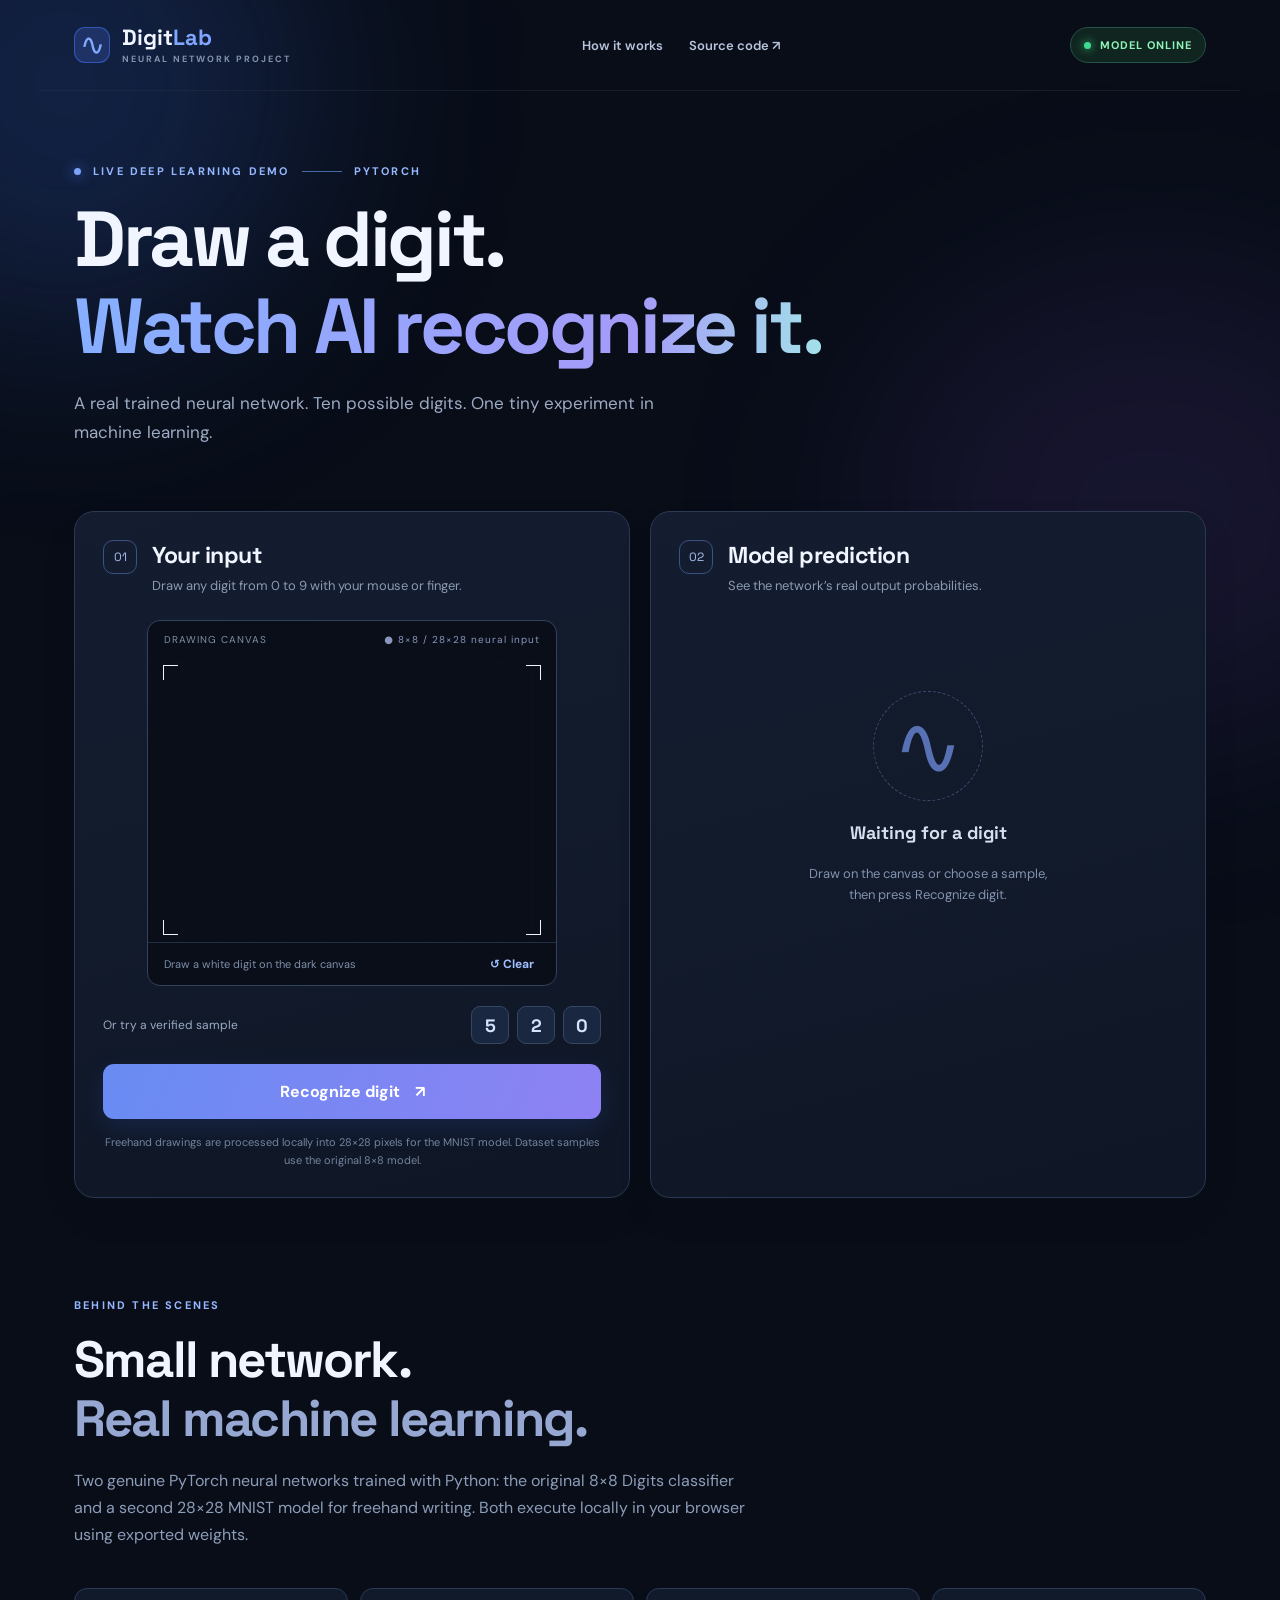
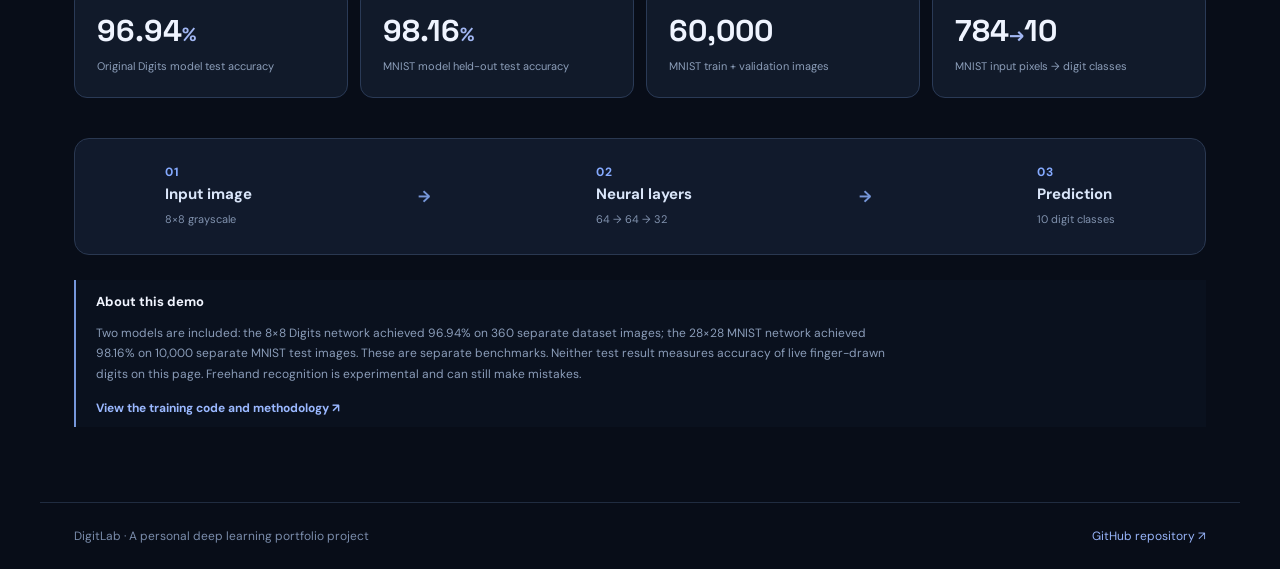
<file: docs/index.html>
<!DOCTYPE html>
<html lang="en">
<head>
  <meta charset="UTF-8">
  <meta name="viewport" content="width=device-width,initial-scale=1">
  <meta name="description" content="Interactive PyTorch deep learning digit recognition — draw a number and see a real neural network prediction.">
  <title>DigitLab — Handwritten Digit Recognition AI</title>
  <link rel="stylesheet" href="./styles.css">
  <script src="./handwriting-mnist.js" defer></script>
  <script src="./app.js" defer></script>
</head>
<body>

  <div class='ambient ambient-one'></div><div class='ambient ambient-two'></div>
  <header class='site-header'>
    <a href='#top' class='wordmark'><span class='brand-icon'>∿</span><span>Digit<span class='brand-accent'>Lab</span><small>NEURAL NETWORK PROJECT</small></span></a>
    <nav><a href='#how-it-works'>How it works</a><a href='https://github.com/lsaiahmany1-blip/handwritten-digit-recognition' target='_blank' rel='noopener noreferrer'>Source code ↗</a></nav>
    <span class='status'><span class='status-dot'></span><span id='model-status'>Checking model…</span></span>
  </header>
  <main id='top'>
    <section class='hero'>
      <div class='eyebrow'><span class='small-dot'></span> LIVE DEEP LEARNING DEMO <span class='line'></span> PYTORCH</div>
      <h1>Draw a digit.<br/><span>Watch AI recognize it.</span></h1>
      <p class='lead'>A real trained neural network. Ten possible digits. One tiny experiment in machine learning.</p>
    </section>
    <div class='lab-grid'>
      <section class='card draw-panel'>
        <div class='card-title'><span class='step'>01</span><div><h2>Your input</h2><p>Draw any digit from 0 to 9 with your mouse or finger.</p></div></div>
        <div class='canvas-shell'>
          <div class='canvas-header'><span>DRAWING CANVAS</span><span class='canvas-indicator'>● 8×8 / 28×28 neural input</span></div>
          <div class='canvas-area'>
            <canvas id='digit-canvas' width='280' height='280' aria-label='Draw a handwritten digit from zero to nine'></canvas>
            <div class='canvas-corner tl'></div><div class='canvas-corner tr'></div><div class='canvas-corner bl'></div><div class='canvas-corner br'></div>
          </div>
          <div class='canvas-footer'><span id='canvas-message'>Draw a white digit on the dark canvas</span><button id='clear' class='text-button' type='button'>↺ Clear</button></div>
        </div>
        <div class='sample-row'><span>Or try a verified sample</span><div class='sample-buttons'>
          <button data-sample='0' type='button'>5</button><button data-sample='1' type='button'>2</button><button data-sample='2' type='button'>0</button>
        </div></div>
        <button id='predict' class='primary-button' type='button'>Recognize digit <span>↗</span></button>
        <p class='helper'>Freehand drawings are processed locally into 28×28 pixels for the MNIST model. Dataset samples use the original 8×8 model.</p>
      </section>
      <section class='card results-panel' aria-live='polite'>
        <div class='card-title'><span class='step'>02</span><div><h2>Model prediction</h2><p>See the network’s real output probabilities.</p></div></div>
        <div id='results-empty' class='results-empty'><div class='empty-symbol'>∿</div><h3>Waiting for a digit</h3><p>Draw on the canvas or choose a sample, then press Recognize digit.</p></div>
        <div id='results-data' class='results-data hidden'>
          <div class='prediction-hero'><div><div class='overline'>PREDICTED DIGIT</div><div id='predicted-digit' class='prediction-number'>—</div></div><div class='confidence-card'><div class='confidence-icon'>✦</div><strong id='confidence'>—%</strong><span>Model confidence*</span></div></div>
          <div class='scores-heading'>Prediction probabilities <span>TOP 5</span></div>
          <div id='scores' class='scores'></div>
          <div id='sample-feedback' class='sample-feedback hidden'></div>
          <p class='model-note'>*Confidence is the model's probability estimate, not a guarantee of correctness. Freehand drawings may differ from the training images.</p>
        </div>
        <div id='error-message' class='error-message hidden' role='alert'></div>
      </section>
    </div>
    <section id='how-it-works' class='info-section'>
      <div class='info-top'><div class='eyebrow'>BEHIND THE SCENES</div><h2>Small network.<br/><span>Real machine learning.</span></h2><p>Two genuine PyTorch neural networks trained with Python: the original 8×8 Digits classifier and a second 28×28 MNIST model for freehand writing. Both execute locally in your browser using exported weights.</p></div>
      <div class='metrics'>
        <div><strong>96.94<span>%</span></strong><small>Original Digits model test accuracy</small></div>
        <div><strong>98.16<span>%</span></strong><small>MNIST model held-out test accuracy</small></div>
        <div><strong>60,000</strong><small>MNIST train + validation images</small></div>
        <div><strong>784<span>→</span>10</strong><small>MNIST input pixels → digit classes</small></div>
      </div>
      <div class='pipeline'><div><span>01</span>Input image<br/><small>8×8 grayscale</small></div><b>→</b><div><span>02</span>Neural layers<br/><small>64 → 64 → 32</small></div><b>→</b><div><span>03</span>Prediction<br/><small>10 digit classes</small></div></div>
      <div class='limitations'><strong>About this demo</strong><p>Two models are included: the 8×8 Digits network achieved 96.94% on 360 separate dataset images; the 28×28 MNIST network achieved 98.16% on 10,000 separate MNIST test images. These are separate benchmarks. Neither test result measures accuracy of live finger-drawn digits on this page. Freehand recognition is experimental and can still make mistakes.</p><a href='https://github.com/lsaiahmany1-blip/handwritten-digit-recognition' target='_blank' rel='noopener noreferrer'>View the training code and methodology ↗</a></div>
    </section>
  </main>
  <footer><span>DigitLab · A personal deep learning portfolio project</span><a href='https://github.com/lsaiahmany1-blip/handwritten-digit-recognition' target='_blank' rel='noopener noreferrer'>GitHub repository ↗</a></footer>

</body>
</html>
</file>
<file: docs/styles.css>
@import url('https://fonts.googleapis.com/css2?family=DM+Sans:wght@400;500;600;700&family=Space+Grotesk:wght@400;500;600;700&display=swap');

:root {
  font-family: 'DM Sans', system-ui, sans-serif;
  color: #f1f5ff;
  background: #080d18;
  font-synthesis: none;
  scroll-behavior: smooth;
}
* {
  box-sizing: border-box;
}
body {
  margin: 0;
  min-width: 320px;
  overflow-x: hidden;
}
button,
a {
  font: inherit;
}
a {
  color: inherit;
  text-decoration: none;
}
button {
  cursor: pointer;
}
.hidden {
  display: none !important;
}
.ambient {
  position: absolute;
  border-radius: 50%;
  pointer-events: none;
  filter: blur(100px);
  z-index: -1;
}
.ambient-one {
  background: #203b7a70;
  width: 490px;
  height: 490px;
  left: -180px;
  top: -160px;
}
.ambient-two {
  background: #54378b33;
  width: 550px;
  height: 450px;
  right: -150px;
  top: 280px;
}
.site-header {
  max-width: 1200px;
  margin: 0 auto;
  padding: 26px 34px;
  display: flex;
  align-items: center;
  justify-content: space-between;
  gap: 22px;
  border-bottom: 1px solid #27304377;
}
.wordmark {
  display: flex;
  gap: 12px;
  align-items: center;
  font-family: 'Space Grotesk', sans-serif;
  font-weight: 700;
  font-size: 22px;
  line-height: 1;
}
.wordmark small {
  display: block;
  font-family: 'DM Sans';
  font-size: 9px;
  letter-spacing: 2px;
  color: #8493ad;
  margin-top: 7px;
}
.brand-icon {
  border: 1px solid #416deb9c;
  background: #1f3265;
  color: #83aaff;
  border-radius: 11px;
  width: 36px;
  height: 36px;
  display: grid;
  place-items: center;
  font-size: 30px;
}
.brand-accent {
  color: #80a7ff;
}
.site-header nav {
  display: flex;
  gap: 26px;
  color: #b7c4db;
  font-size: 13px;
  font-weight: 600;
}
.site-header nav a:hover,
footer a:hover {
  color: #9ebeff;
}
.status {
  white-space: nowrap;
  display: flex;
  gap: 9px;
  align-items: center;
  border: 1px solid #245347;
  border-radius: 30px;
  padding: 10px 13px;
  color: #8ef5ba;
  background: #10251f;
  font-size: 11px;
  letter-spacing: 1px;
  font-weight: 700;
}
.status-dot {
  width: 7px;
  height: 7px;
  background: #3fda92;
  border-radius: 50%;
  box-shadow: 0 0 10px #3fda92;
}
.status.offline {
  color: #ffd598;
  border-color: #5c4726;
  background: #271f14;
}
.status.offline .status-dot {
  background: #ffc66c;
  box-shadow: none;
}
main {
  max-width: 1200px;
  margin: auto;
  padding: 0 34px;
}
.hero {
  padding: 73px 0 47px;
}
.eyebrow {
  display: flex;
  align-items: center;
  gap: 12px;
  font-size: 11px;
  letter-spacing: 2.2px;
  font-weight: 700;
  color: #96b8ff;
}
.small-dot {
  width: 7px;
  height: 7px;
  border-radius: 50%;
  background: #7da2fc;
  box-shadow: 0 0 14px #477cfa;
}
.line {
  width: 40px;
  height: 1px;
  background: #4967a4;
}
.hero h1 {
  font:
    700 clamp(41px, 6.7vw, 78px)/1.12 'Space Grotesk',
    sans-serif;
  letter-spacing: -3.4px;
  margin: 18px 0;
}
.hero h1 span {
  background: linear-gradient(94deg, #88afff 4%, #a59bf9 75%, #a3e1e9);
  color: transparent;
  background-clip: text;
}
.lead {
  max-width: 630px;
  color: #9dabc3;
  font-size: 17px;
  line-height: 1.7;
}
.lab-grid {
  display: grid;
  grid-template-columns: 1fr 1fr;
  gap: 20px;
}
.card {
  background: linear-gradient(165deg, #141d30, #0f1726);
  border: 1px solid #2c3952;
  border-radius: 20px;
  padding: 28px;
  box-shadow: 0 18px 35px #00000015;
}
.card-title {
  display: flex;
  gap: 15px;
  align-items: flex-start;
  margin-bottom: 25px;
}
.step {
  width: 34px;
  height: 34px;
  border: 1px solid #3b5280;
  color: #a8beef;
  border-radius: 10px;
  display: grid;
  place-items: center;
  font-family: 'Space Grotesk';
  font-size: 12px;
  flex: 0 0 auto;
}
.card h2 {
  font-family: 'Space Grotesk';
  font-size: 23px;
  margin: 0 0 6px;
  letter-spacing: -0.5px;
}
.card-title p {
  margin: 0;
  font-size: 13px;
  line-height: 1.5;
  color: #8a9ab2;
}
.canvas-shell {
  max-width: 410px;
  margin: 0 auto;
  border: 1px solid #31435d;
  background: #090e19;
  border-radius: 13px;
  overflow: hidden;
}
.canvas-header,
.canvas-footer {
  display: flex;
  justify-content: space-between;
  align-items: center;
  padding: 12px 16px;
  gap: 10px;
  color: #7e8fa8;
  font-size: 10px;
  letter-spacing: 1px;
}
.canvas-indicator {
  color: #8b96bd;
}
.canvas-area {
  position: relative;
  display: flex;
  justify-content: center;
  align-items: center;
  padding: 2px 12px;
  background:
    repeating-linear-gradient(
      0deg,
      transparent,
      transparent 34px,
      #ffffff05 35px
    ),
    repeating-linear-gradient(
      90deg,
      transparent,
      transparent 34px,
      #ffffff05 35px
    );
}
canvas {
  width: min(280px, 100%);
  height: auto;
  aspect-ratio: 1;
  touch-action: none;
  cursor: crosshair;
  display: block;
  border-radius: 4px;
}
.canvas-corner {
  position: absolute;
  width: 15px;
  height: 15px;
  border-color: #566b9c;
  pointer-events: none;
}
.tl {
  left: 15px;
  top: 7px;
  border-top: 1px solid;
  border-left: 1px solid;
}
.tr {
  right: 15px;
  top: 7px;
  border-top: 1px solid;
  border-right: 1px solid;
}
.bl {
  left: 15px;
  bottom: 7px;
  border-bottom: 1px solid;
  border-left: 1px solid;
}
.br {
  right: 15px;
  bottom: 7px;
  border-bottom: 1px solid;
  border-right: 1px solid;
}
.canvas-footer {
  border-top: 1px solid #222f44;
  letter-spacing: 0;
  font-size: 11px;
}
.text-button {
  color: #a0bfff;
  background: transparent;
  border: 0;
  font-size: 12px;
  font-weight: 700;
  white-space: nowrap;
}
.text-button:hover {
  color: white;
}
.sample-row {
  display: flex;
  align-items: center;
  justify-content: space-between;
  margin: 20px 0 20px;
  gap: 12px;
  font-size: 12px;
  color: #9aabc5;
}
.sample-buttons {
  display: flex;
  gap: 8px;
}
.sample-buttons button {
  background: #1a2740;
  color: #d6e3ff;
  border: 1px solid #354663;
  border-radius: 9px;
  width: 38px;
  height: 38px;
  font-family: 'Space Grotesk';
  font-size: 18px;
  font-weight: 700;
}
.sample-buttons button:hover,
.sample-buttons button.active {
  border-color: #88aaff;
  background: #314877;
  color: white;
}
.primary-button {
  width: 100%;
  background: linear-gradient(110deg, #688cf3, #8e81f3);
  border: 0;
  border-radius: 11px;
  padding: 17px 20px;
  text-align: center;
  color: #fff;
  font-weight: 700;
  display: flex;
  justify-content: center;
  gap: 15px;
  align-items: center;
  box-shadow: 0 8px 24px #3453bc33;
}
.primary-button:hover:not(:disabled) {
  filter: brightness(1.1);
}
.primary-button:disabled {
  opacity: 0.7;
  cursor: wait;
}
.helper {
  font-size: 11px;
  line-height: 1.6;
  color: #73849f;
  margin: 15px 0 0;
  text-align: center;
}
.results-panel {
  min-height: 575px;
}
.results-empty {
  height: 370px;
  display: flex;
  flex-direction: column;
  align-items: center;
  justify-content: center;
  text-align: center;
  color: #8292af;
}
.empty-symbol {
  width: 110px;
  height: 110px;
  border: 1px dashed #394c71;
  border-radius: 50%;
  display: grid;
  place-items: center;
  color: #5771b4;
  font-size: 84px;
  margin-bottom: 20px;
  font-weight: 300;
}
.results-empty h3 {
  color: #d6dfed;
  font-size: 18px;
  font-family: 'Space Grotesk';
  margin: 0 0 7px;
}
.results-empty p {
  max-width: 255px;
  line-height: 1.6;
  font-size: 13px;
}
.prediction-hero {
  margin: 38px 0 30px;
  padding: 24px;
  background: linear-gradient(140deg, #22345b, #18253e);
  border: 1px solid #3c4c74;
  border-radius: 15px;
  display: flex;
  justify-content: space-between;
  align-items: center;
  gap: 10px;
}
.overline {
  font-size: 10px;
  letter-spacing: 2px;
  color: #a5b5d3;
  font-weight: 700;
}
.prediction-number {
  font: 700 112px/0.98 'Space Grotesk';
  letter-spacing: -5px;
  color: #e6efff;
}
.confidence-card {
  display: flex;
  align-items: center;
  flex-direction: column;
  gap: 3px;
  background: #182440;
  border: 1px solid #3f5275;
  border-radius: 13px;
  padding: 14px;
  min-width: 122px;
}
.confidence-icon {
  color: #93e8b4;
  font-size: 24px;
}
.confidence-card strong {
  font: 700 24px 'Space Grotesk';
  color: #a6e5c2;
}
.confidence-card span {
  font-size: 10px;
  color: #8da0c4;
}
.scores-heading {
  display: flex;
  justify-content: space-between;
  font-weight: 700;
  margin-bottom: 17px;
  font-size: 13px;
}
.scores-heading span {
  font-size: 10px;
  letter-spacing: 1.5px;
  color: #7485a3;
}
.scores {
  display: grid;
  gap: 14px;
}
.score {
  display: grid;
  grid-template-columns: 25px 1fr 48px;
  gap: 12px;
  align-items: center;
}
.score-digit {
  font: 700 17px 'Space Grotesk';
  color: #d9e5ff;
}
.score-track {
  height: 10px;
  border-radius: 8px;
  background: #25344d;
  overflow: hidden;
}
.score-fill {
  height: 100%;
  border-radius: 8px;
  background: #53688c;
  min-width: 2px;
}
.score-fill.leading {
  background: linear-gradient(90deg, #638af8, #ae93fd);
}
.score-percent {
  text-align: right;
  font-size: 12px;
  color: #a7b7cd;
  font-variant-numeric: tabular-nums;
}
.sample-feedback {
  margin-top: 24px;
  padding: 12px 15px;
  background: #153329;
  color: #a2f0c7;
  border: 1px solid #29583d;
  border-radius: 10px;
  font-size: 13px;
}
.model-note {
  color: #8191ac;
  font-size: 11px;
  line-height: 1.7;
  margin-top: 20px;
}
.error-message {
  background: #401e24;
  color: #ffbdc5;
  border: 1px solid #87414d;
  padding: 13px;
  border-radius: 9px;
  margin-top: 20px;
  font-size: 13px;
}
.info-section {
  padding: 100px 0 75px;
}
.info-top {
  max-width: 690px;
}
.info-top h2 {
  font: 700 clamp(32px, 5vw, 51px)/1.16 'Space Grotesk';
  letter-spacing: -1.8px;
  margin: 18px 0;
}
.info-top h2 span {
  color: #96a8d2;
}
.info-top p {
  color: #8d9db8;
  line-height: 1.7;
}
.metrics {
  display: grid;
  grid-template-columns: repeat(4, 1fr);
  margin: 40px 0;
  gap: 12px;
}
.metrics > div {
  padding: 22px;
  border: 1px solid #2a3a56;
  background: #111a2a;
  border-radius: 13px;
}
.metrics strong {
  display: block;
  font: 700 30px 'Space Grotesk';
  color: #eff4ff;
}
.metrics strong span {
  font-size: 19px;
  color: #a2b7f3;
}
.metrics small {
  display: block;
  margin-top: 8px;
  color: #8c9eb9;
  font-size: 11px;
  line-height: 1.5;
}
.pipeline {
  display: flex;
  align-items: center;
  justify-content: space-around;
  border: 1px solid #2a3851;
  border-radius: 15px;
  background: #111a2c;
  padding: 24px 12px;
  gap: 10px;
}
.pipeline > div {
  color: #dae6fa;
  font-size: 15px;
  font-weight: 700;
  line-height: 1.6;
}
.pipeline span {
  display: block;
  color: #85aaff;
  letter-spacing: 1px;
  font-size: 12px;
}
.pipeline small {
  font-weight: 400;
  color: #8192ae;
  font-size: 11px;
}
.pipeline > b {
  color: #7696d8;
}
.limitations {
  margin-top: 25px;
  border-left: 2px solid #7697db;
  padding: 10px 20px;
  background: #111a2a55;
}
.limitations strong {
  font-size: 13px;
}
.limitations p {
  font-size: 12px;
  line-height: 1.7;
  color: #8a9cb8;
  max-width: 800px;
}
.limitations a {
  color: #9ab8ff;
  font-size: 12px;
  font-weight: 700;
}
footer {
  border-top: 1px solid #202c40;
  color: #7a8cab;
  display: flex;
  justify-content: space-between;
  gap: 20px;
  padding: 25px 34px;
  max-width: 1200px;
  margin: 0 auto;
  font-size: 12px;
}
footer a {
  color: #97b4f9;
}
@media (max-width: 850px) {
  .lab-grid {
    grid-template-columns: 1fr;
  }
  .results-panel {
    min-height: 460px;
  }
  .results-empty {
    height: 250px;
  }
  .hero {
    padding-top: 50px;
  }
  .metrics {
    grid-template-columns: repeat(2, 1fr);
  }
}
@media (max-width: 600px) {
  .site-header {
    padding: 16px;
    flex-wrap: wrap;
  }
  .site-header nav {
    order: 3;
    width: 100%;
    justify-content: space-between;
  }
  .wordmark {
    font-size: 19px;
  }
  .status {
    font-size: 9px;
    padding: 9px;
  }
  .hero {
    padding: 42px 0 32px;
  }
  .hero h1 {
    letter-spacing: -1.8px;
    font-size: 42px;
  }
  .lead {
    font-size: 14px;
  }
  .eyebrow {
    font-size: 9px;
    letter-spacing: 1.4px;
  }
  main {
    padding: 0 16px;
  }
  .card {
    padding: 18px;
    border-radius: 14px;
  }
  .card h2 {
    font-size: 20px;
  }
  .card-title {
    gap: 10px;
  }
  .sample-row {
    font-size: 11px;
  }
  .info-section {
    padding-top: 70px;
  }
  .metrics > div {
    padding: 15px;
  }
  .metrics strong {
    font-size: 26px;
  }
  .pipeline {
    flex-direction: column;
    align-items: stretch;
  }
  .pipeline > b {
    transform: rotate(90deg);
    text-align: center;
  }
  .pipeline > div {
    text-align: center;
  }
  .prediction-number {
    font-size: 88px;
  }
  .info-top h2 {
    font-size: 35px;
  }
  footer {
    padding: 22px 16px;
    flex-direction: column;
    gap: 10px;
  }
  .canvas-header {
    font-size: 9px;
  }
}
</file>
